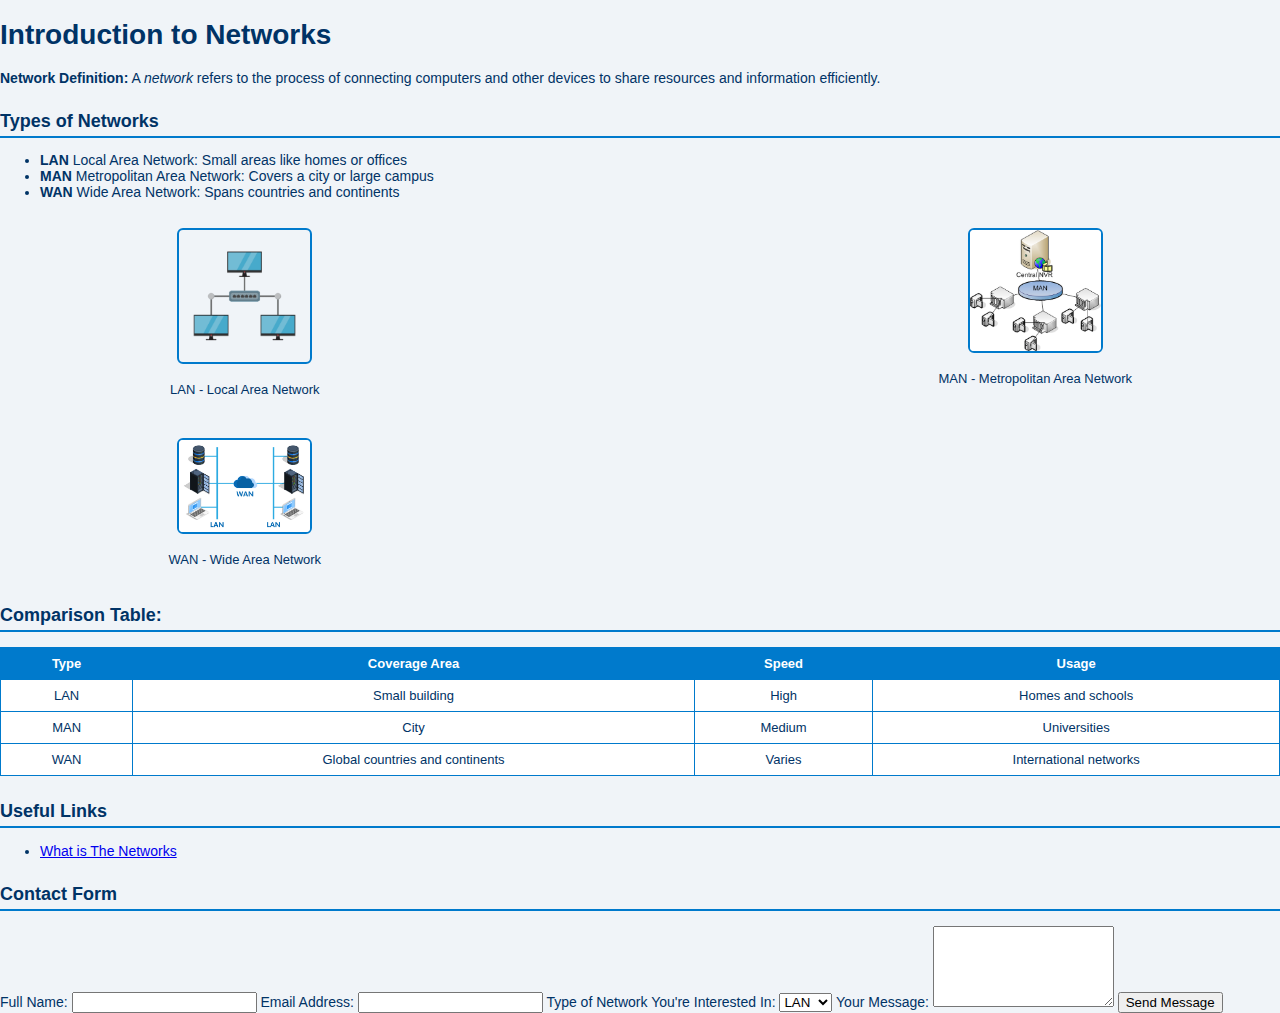
<file: html/introduction/index.html>
<!DOCTYPE html>
<html lang="en">
<head>
    <meta charset="UTF-8">
    <title>Networks Explained</title>
    <link rel="stylesheet" href="style.css">
</head>
<body>

    <h1>Introduction to Networks</h1>

    <p><strong>Network Definition:</strong> A <em>network</em> refers to the process of connecting computers and other devices
         to share resources and information efficiently.</p>

    <h2>Types of Networks</h2>
    <ul>
        <li><strong>LAN</strong>  Local Area Network: Small areas like homes or offices</li>
        <li><strong>MAN</strong>  Metropolitan Area Network: Covers a city or large campus</li>
        <li><strong>WAN</strong>  Wide Area Network: Spans countries and continents</li>
    </ul>



    <div class="images">
  <figure>
    <img src="lan.png" alt="LAN">
    <figcaption>LAN - Local Area Network</figcaption>
  </figure>

  <figure>
    <img src="man.png" alt="MAN">
    <figcaption>MAN - Metropolitan Area Network</figcaption>
  </figure>

  <figure>
    <img src="wan.jpg" alt="WAN">
    <figcaption>WAN - Wide Area Network</figcaption>
  </figure>
</div>


    <h2>Comparison Table: </h2>
 <table border=".02" cellpadding="10">

    <tr>
        <th>Type</th>
        <th>Coverage Area</th>
        <th>Speed</th>
        <th>Usage</th>
    </tr>
    <tr>
        <td>LAN</td>
        <td>Small building</td>
        <td>High</td>
        <td>Homes and schools</td>
    </tr>

    <tr>
        <td>MAN</td>
        <td>City </td>
        <td>Medium</td>
        <td>Universities</td>
    </tr>

    <tr>
        <td>WAN</td>
        <td>Global countries and continents</td>
        <td>Varies</td>
        <td>International networks</td>
    </tr>


 </table>


    <h2>Useful Links</h2>
    <ul>
        <li><a href="https://mawdoo3.com/%D8%AA%D8%B9%D8%B1%D9%8A%D9%81_%D8%A7%D9%84%D8%B4%D8%A8%D9%83%D8%A7%D8%AA">What is The Networks</a></li>
    </ul>

    <h2>Contact Form</h2>
    <form>
        <label for="fullname">Full Name:</label>
        <input type="text" id="fullname" required>

        <label for="email">Email Address:</label>
        <input type="email" id="email" required>

        <label for="type">Type of Network You're Interested In:</label>
        <select id="type">
            <option>LAN</option>
            <option>MAN</option>
            <option>WAN</option>
        </select>

        <label for="msg">Your Message:</label>
        <textarea id="msg" rows="5"></textarea>

        <button type="submit">Send Message</button>
    </form>

</body>
</html>
</file>
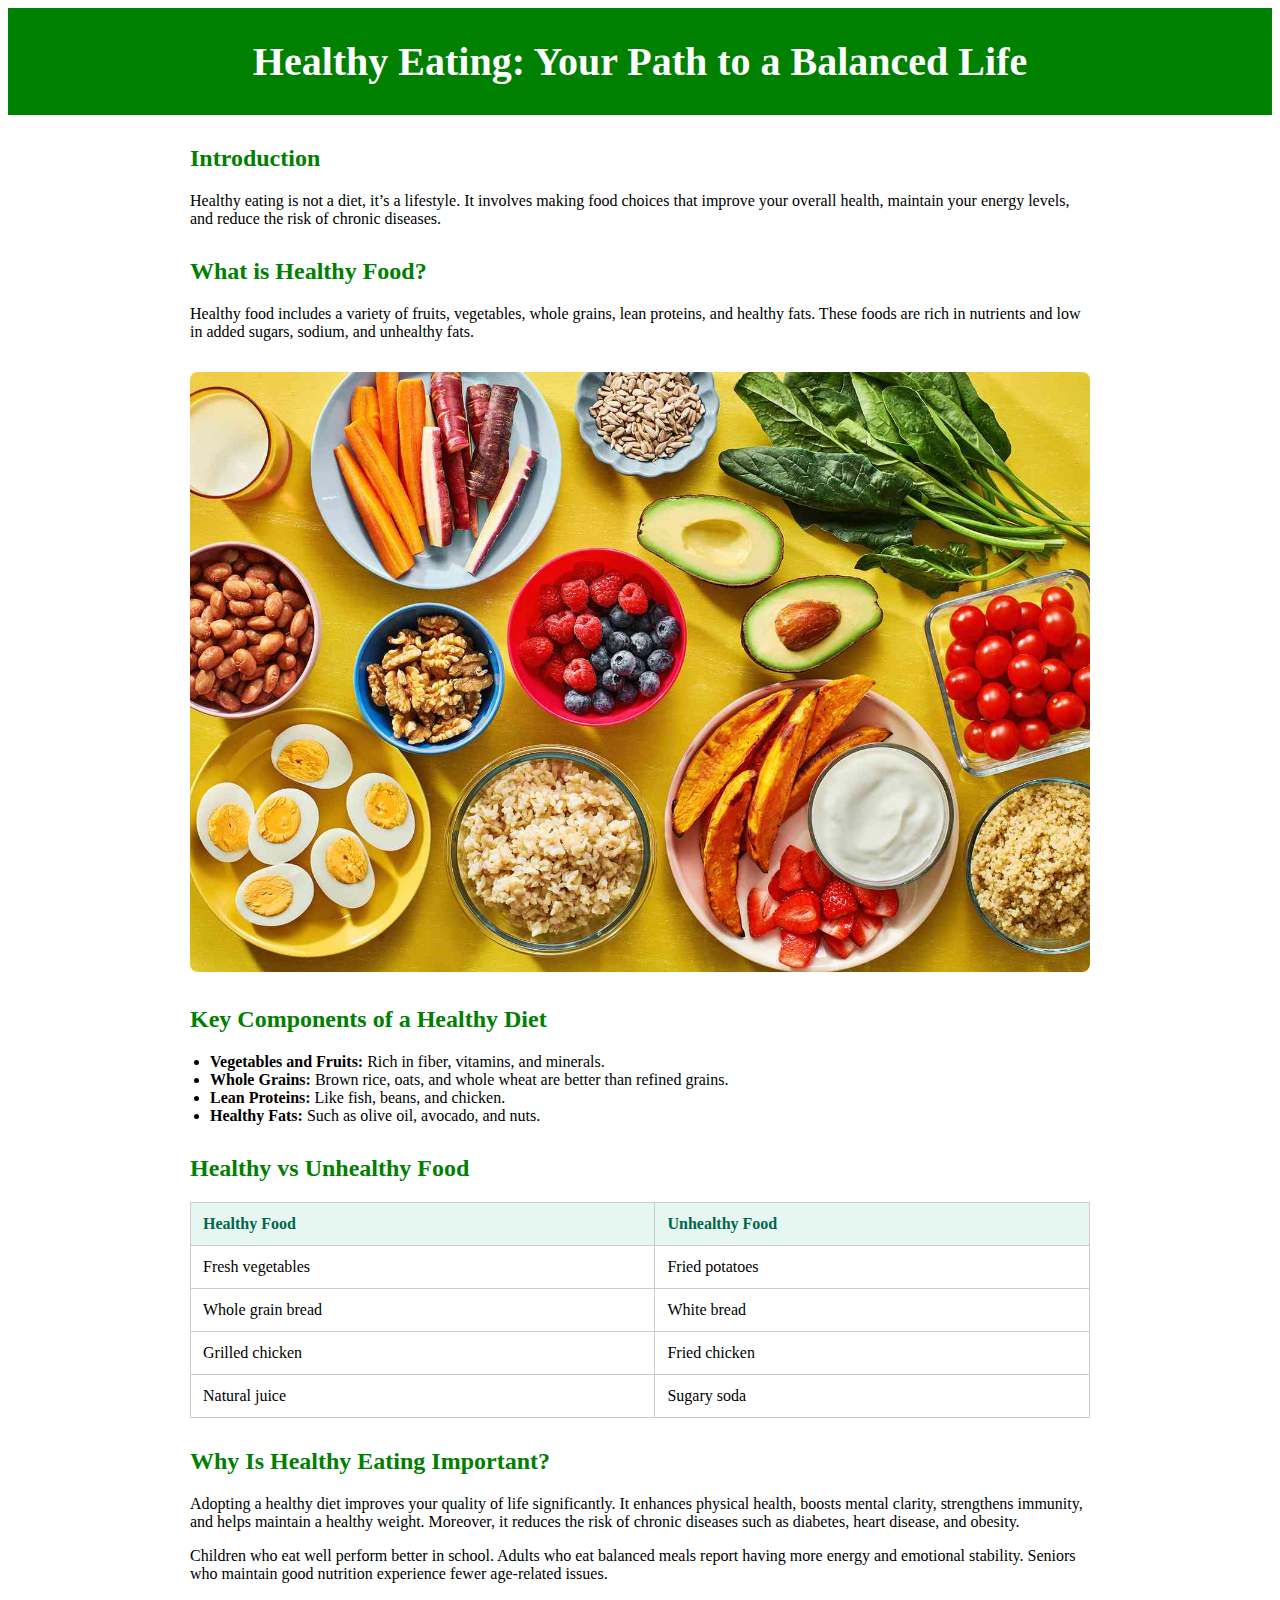
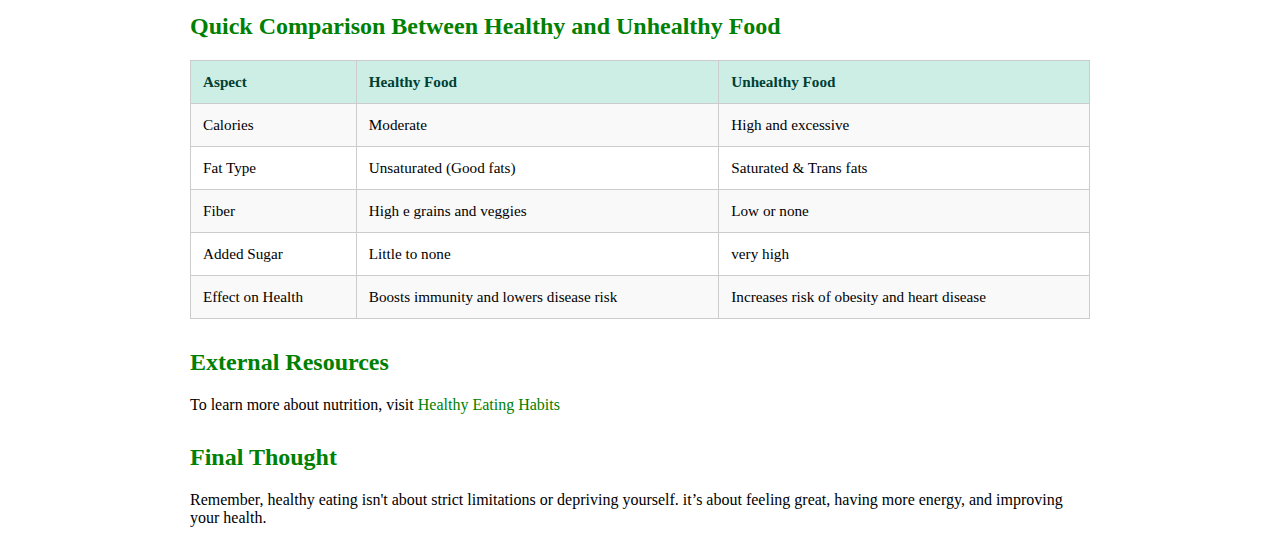
<file: LAB_HTML_CSS/article/ai/index.html>
<!DOCTYPE html>
<html lang="en">
<head>
    <meta charset="UTF-8">
    <title>Healthy Eating Article</title>
    <link rel="stylesheet" href="style.css">
</head>
<body>

<header>
    <h1>Healthy Eating: Your Path to a Balanced Life</h1>
</header>

<main>
    <article>
        <section>
            <h2>Introduction</h2>
            <p>Healthy eating is not a diet, it’s a lifestyle. It involves making food choices that improve your overall health, maintain your energy levels, and reduce the risk of chronic diseases.</p>
        </section>

        <section>
            <h2>What is Healthy Food?</h2>
            <p>Healthy food includes a variety of fruits, vegetables, whole grains, lean proteins, and healthy fats. These foods are rich in nutrients and low in added sugars, sodium, and unhealthy fats.</p>
            <img src="health.jpg" alt="Healthy food image"  width="200">
        </section>

        <section>
            <h2>Key Components of a Healthy Diet</h2>
            <ul>
                <li><strong>Vegetables and Fruits:</strong> Rich in fiber, vitamins, and minerals.</li>
                <li><strong>Whole Grains:</strong> Brown rice, oats, and whole wheat are better than refined grains.</li>
                <li><strong>Lean Proteins:</strong> Like fish, beans, and chicken.</li>
                <li><strong>Healthy Fats:</strong> Such as olive oil, avocado, and nuts.</li>
            </ul>
        </section>

        <section>
            <h2>Healthy vs Unhealthy Food</h2>
            <table>
                <tr>
                    <th>Healthy Food</th>
                    <th>Unhealthy Food</th>
                </tr>
                <tr>
                    <td>Fresh vegetables</td>
                    <td>Fried potatoes</td>
                </tr>
                <tr>
                    <td>Whole grain bread</td>
                    <td>White bread</td>
                </tr>
                <tr>
                    <td>Grilled chicken</td>
                    <td>Fried chicken</td>
                </tr>
                <tr>
                    <td>Natural juice</td>
                    <td>Sugary soda</td>
                </tr>
            </table>
        </section>

        <section>
            <h2>Why Is Healthy Eating Important?</h2>
            <p>Adopting a healthy diet improves your quality of life significantly. It enhances physical health, boosts mental clarity, strengthens immunity, and helps maintain a healthy weight. Moreover, it reduces the risk of chronic diseases such as diabetes, heart disease, and obesity.</p>
            <p>Children who eat well perform better in school. Adults who eat balanced meals report having more energy and emotional stability. Seniors who maintain good nutrition experience fewer age-related issues.</p>
        </section>

        <section>
            <h2>Quick Comparison Between Healthy and Unhealthy Food</h2>
            <table class="comparison-table" border=".02" cellpadding="10"> 
                <tr>
                    <th>Aspect</th>
                    <th>Healthy Food</th>
                    <th>Unhealthy Food</th>
                </tr>
                <tr>
                    <td>Calories</td>
                    <td>Moderate</td>
                    <td>High and excessive</td>
                </tr>
                <tr>
                    <td>Fat Type</td>
                    <td>Unsaturated (Good fats)</td>
                    <td>Saturated & Trans fats</td>
                </tr>
                <tr>
                    <td>Fiber</td>
                    <td>High e grains and veggies</td>
                    <td>Low or none</td>
                </tr>


                <tr>
                    <td>Added Sugar</td>
                    <td>Little to none</td>
                    <td> very high</td>
                </tr>


                <tr>
                    <td>Effect on Health</td>
                    <td>Boosts immunity and lowers disease risk</td>
                    <td>Increases risk of obesity and heart disease</td>
                </tr>
            </table>
        </section>

        <section>
    <h2>External Resources</h2>
    <p>To learn more about nutrition, visit 
        <a href="https://www.moh.gov.sa/awarenessplateform/HealthyLifestyle/Pages/HealthyEatingHabits.aspx" target="_blank">
            Healthy Eating Habits
        </a>
    </p>

        <section>
            <h2>Final Thought</h2>
            <p>Remember, healthy eating isn't about strict limitations or depriving yourself. it’s about feeling great, having more energy, and improving your health.</p>
        </section>
    </article>
</main>

</body>
</html>
</file>
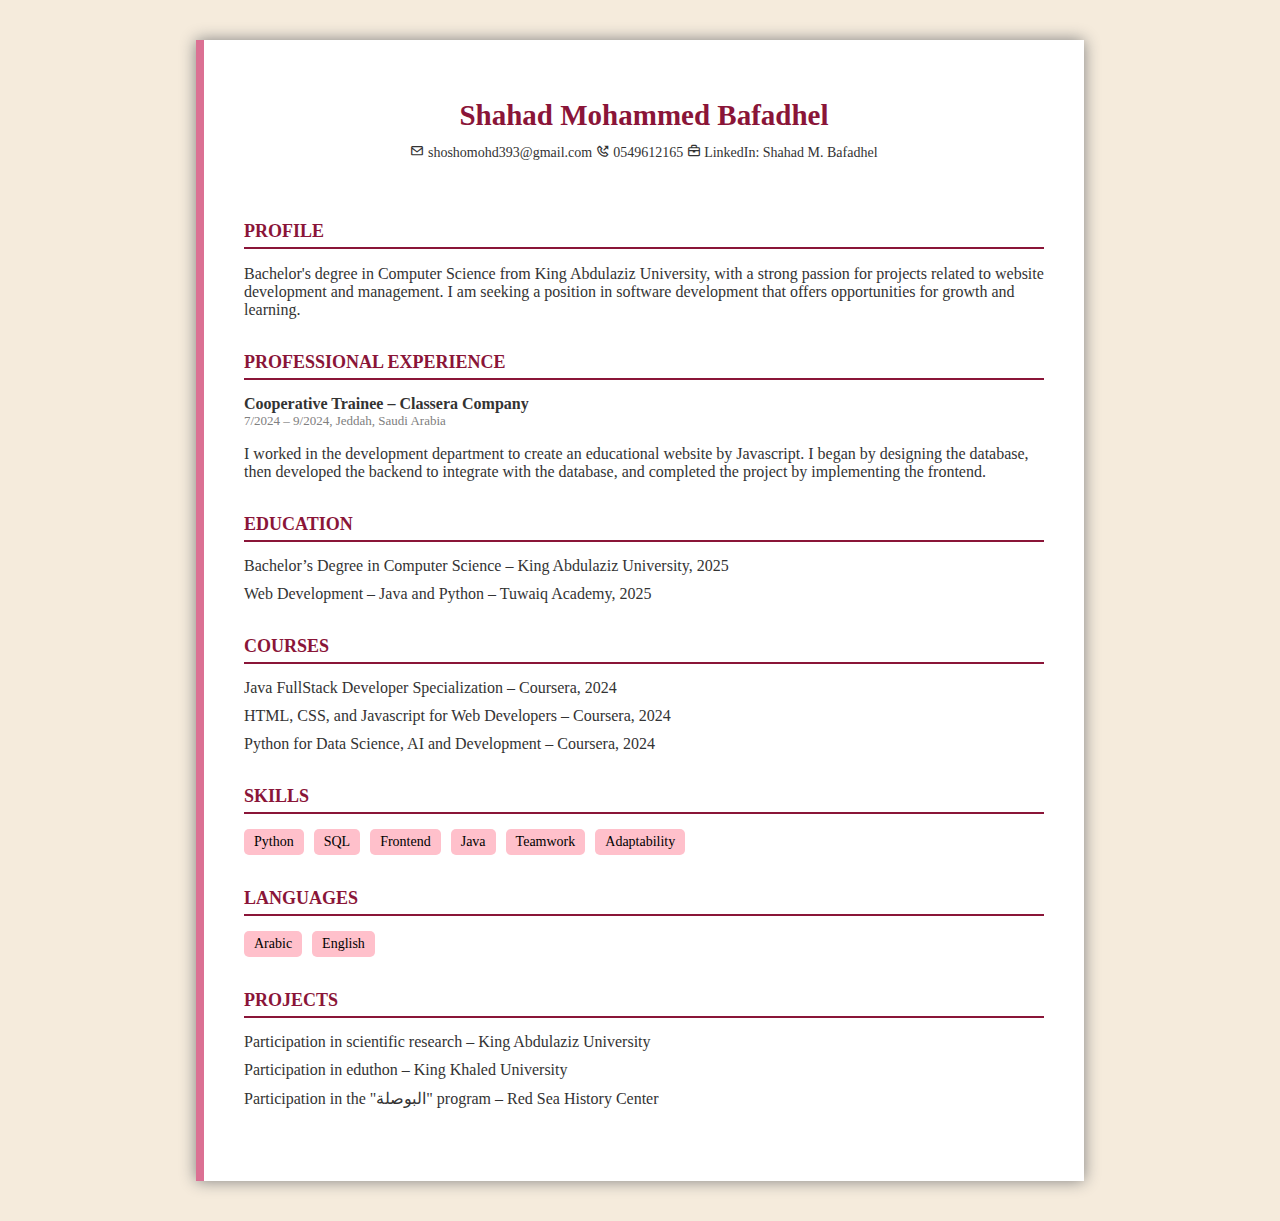
<file: careers/cv/cv.html>
<!DOCTYPE html>
<html lang="en">
<head>
  <meta charset="UTF-8">
  <title>Shahad's CV</title>
  <link rel="stylesheet" href="style.css">

  <!-- boxicons CSS -->
    <link
      href="https://unpkg.com/boxicons@2.1.4/css/boxicons.min.css"
      rel="stylesheet"
      >

</head>

<body>
  <div class="container">
    <h1>Shahad Mohammed Bafadhel</h1>
    <div class="contact">
  <i class='bx bx-envelope'></i> shoshomohd393@gmail.com
  <i class='bx bx-phone-outgoing'></i> 0549612165 
  <i class='bx bx-briefcase'></i> LinkedIn: Shahad M. Bafadhel
</div>

    <div class="section">
      <h2>Profile</h2>
      <p>
        Bachelor's degree in Computer Science from King Abdulaziz University, with a strong passion for projects related to website development and management. I am seeking a position in software development that offers opportunities for growth and learning.
      </p>
    </div>

    <div class="section">
      <h2>Professional Experience</h2>
      <div class="job">
        <div class="job-title">Cooperative Trainee – Classera Company</div>
        <div class="date-location">7/2024 – 9/2024, Jeddah, Saudi Arabia</div>
        <p>
          I worked in the development department to create an educational website by Javascript. I began by designing the database, then developed the backend to integrate with the database, and completed the project by implementing the frontend.
        </p>
      </div>
    </div>

    <div class="section">
      <h2>Education</h2>
      <div class="education">Bachelor’s Degree in Computer Science – King Abdulaziz University, 2025</div>
      <div class="education">Web Development – Java and Python – Tuwaiq Academy, 2025</div>
    </div>

    <div class="section">
      <h2>Courses</h2>
      <div class="course">Java FullStack Developer Specialization – Coursera, 2024</div>
      <div class="course">HTML, CSS, and Javascript for Web Developers – Coursera, 2024</div>
      <div class="course">Python for Data Science, AI and Development – Coursera, 2024</div>
    </div>

    <div class="section">
      <h2>Skills</h2>
      <div class="skills-list">
        <div class="skill">Python</div>
        <div class="skill">SQL</div>
        <div class="skill">Frontend</div>
        <div class="skill">Java</div>
        <div class="skill">Teamwork</div>
        <div class="skill">Adaptability</div>
      </div>
    </div>

    <div class="section">
      <h2>Languages</h2>
      <div class="lang-list">
        <div class="lang">Arabic</div>
        <div class="lang">English</div>
      </div>
    </div>

    <div class="section">
      <h2>Projects</h2>
      <div class="project">Participation in scientific research – King Abdulaziz University</div>
      <div class="project">Participation in eduthon – King Khaled University</div>
      <div class="project">Participation in the "البوصلة" program – Red Sea History Center</div>
    </div>
  </div>
</body>
</html>
</file>
<file: html/introduction/style.css>
:root {
  --primary-color: #007acc;         
  --primary-dark: #005f99;          
  --text-color: #003366;            
  --bg-color: #f0f4f8;              
  --light-blue: #e6f0fa;            
  --white: #ffffff;                
  --table-border-color: #007acc;    
}

.images {
  display: flex;
  justify-content: space-between;
  margin-top: 15px;
  flex-wrap: wrap;
  gap: 15px;
}

.images figure {
  width: 32%;
  text-align: center;
  font-size: 13px;
  color: var(--text-color);
}

.images img {
  width: 100%;
  border: 2px solid var(--primary-color);
  border-radius: 6px;
  margin-bottom: 5px;
}

.images figcaption {
  margin-top: 5px;
}

body {
  font-family: Arial, sans-serif;
  background-color: #f0f4f8; 
  color: #003366;
  margin: 0;
  padding: 0;
  font-size: 14px;
}

header {
  background-color: #007acc;
  color: white;
  padding: 15px;
  text-align: center;
}

header h1 {
  font-size: 22px;
}

section {
  padding: 15px;
  max-width: 800px;
  margin: auto;
}

h2 {
  font-size: 18px;
  border-bottom: 2px solid #007acc;
  padding-bottom: 4px;
  margin-top: 25px;
}

.network-types {
  display: flex;
  gap: 10px;
  flex-wrap: wrap;
  margin-top: 10px;
}

.network-types div {
  background-color: #e6f0fa; /* أزرق فاتح */
  padding: 10px;
  border-radius: 8px;
  flex: 1;
  min-width: 200px;
  font-size: 13px;
}

table {
  width: 100%;
  border-collapse: collapse;
  margin-top: 15px;
  background-color: #ffffff;
  font-size: 13px;
}

table, th, td {
  border: 1px solid #007acc;
}

th, td {
  padding: 8px;
  text-align: center;
}

th {
  background-color: #007acc;
  color: white;
}

.images {
  display: flex;
  justify-content: space-between;
  margin-top: 15px;
  flex-wrap: wrap;
}

.images img {
  width: 32%;
  border: 2px solid #007acc;
  border-radius: 6px;
  margin-bottom: 10px;
}

.links a {
  color: #007acc;
  text-decoration: none;
  display: block;
  margin-top: 5px;
  font-size: 13px;
}

.contact-form {
  background-color: #e6f0fa;
  padding: 15px;
  border-radius: 10px;
  margin-top: 20px;
  font-size: 13px;
}

.contact-form label {
  display: block;
  margin-top: 10px;
  font-weight: bold;
}

.contact-form input,
.contact-form textarea,
.contact-form select {
  width: 100%;
  padding: 6px;
  margin-top: 5px;
  border: 1px solid #007acc;
  border-radius: 4px;
  font-size: 13px;
}

.contact-form button {
  margin-top: 12px;
  background-color: #007acc;
  color: white;
  padding: 8px 15px;
  border: none;
  border-radius: 5px;
  cursor: pointer;
  font-size: 13px;
}

.contact-form button:hover {
  background-color: #005f99;
}
</file>
<file: LAB_HTML_CSS/article/ai/style.css>
:root {
    --primary-color: green;
    --primary-dark: #005f47;
    --primary-light: #e6f7f1;
    --secondary-color: #00664d;
    --text-color: #333;
    --background-color: white;
    --table-border: #ccc;
    --hover-row: #e1f5f0;
    --alt-row: #f9f9f9;
    --comparison-header: #cceee5;
    --comparison-header-text: #003f33;
}



bbody {
    font-family: 'Segoe UI', sans-serif;
    background-color:white;

    margin: 0;
    color: #333;
    line-height: 1.6;


}

header {
    background-color: green;
    color: white;
    text-align: center;
    padding: 30px 15px;
}

h1 {
    margin: 0;
    font-size: 2.5em;
}

main {
    max-width: 900px;
    margin: 30px auto;
    padding: 0 20px;
}

article h2 {
    color: green;
    margin-top: 30px;
}

ul {
    padding-left: 20px;
}

table {
    width: 100%;
    border-collapse: collapse;
    margin-top: 15px;
}

th, td {
    border: 1px solid #ccc;
    padding: 12px;
    text-align: left;
}

th {
    background-color: #e6f7f1;
    color: #00664d;
}

img {
    width: 100%;
    border-radius: 8px;
    margin-top: 15px;
    transition: transform 0.3s;
}

img:hover {
    transform: scale(1.02);
}

a {
    color: green;
    text-decoration: none;
    transition: color 0.3s;
}



a:hover {
    color: #005f47;
}



footer {
    text-align: center;
    padding: 20px;
    background-color: green;
    color: white;
    margin-top: 40px;
}

.comparison-table {
    width: 100%;
    border-collapse: collapse;
    margin-top: 20px;
    font-size: 0.95em;
}

.comparison-table th,
.comparison-table td {
    border: 1px solid #ccc;
    padding: 12px;
    text-align: left;
}

.comparison-table th {
    background-color: #cceee5;
    color: #003f33;


}

.comparison-table tr:nth-child(even) {
    background-color: #f9f9f9;


}



.comparison-table tr:hover {
    background-color: #e1f5f0;
}

@media (max-width: 600px) {
    body {
        font-size: 16px;

    }


}
</file>
<file: careers/cv/style.css>
body {
  font-family: 'Georgia', serif;
  background-color: #F5EBDC;
  color: #333;
  margin: 0;
  padding: 40px;
}

:root {
  --primary-color: #8A1538;     
  --background-color: #F5EBDC;  
  --text-color: #333;           
  --white: #ffffff; 
  --white:   #F5EBDC;  

}


.container {
  max-width: 800px;
  margin: auto;
  background: white;
  padding: 40px;
  border-left: 8px solid palevioletred;
  box-shadow: 0 0 15px grey;
}


h1 {
  text-align: center;
  font-size: 29px;
  margin-bottom: 12px;
  color: #8A1538;
}



.contact {
  text-align: center;
  font-size: 14px;
  margin-bottom: 60px;
}

.section {
  margin-bottom: 33px;
}



.section h2 {
  border-bottom: 2px solid #8A1538;
  padding-bottom: 5px;
  margin-bottom: 15px;

  color: #8A1538;
  font-size: 18px;

  text-transform: uppercase;
}

.job, .education, .course, .project {
  margin-bottom: 10px;
}

.job-title {
  font-weight: bold;
}


.date-location {

  font-size: 13px;
  color: gray;
}

.skills-list, .lang-list {
  display: flex;

  flex-wrap: wrap;
  gap: 10px;
}




.skill, .lang {
  background-color: pink;

  color: black;

  padding: 5px 10px;
  border-radius: 5px;
  font-size: 14px;
}
</file>
